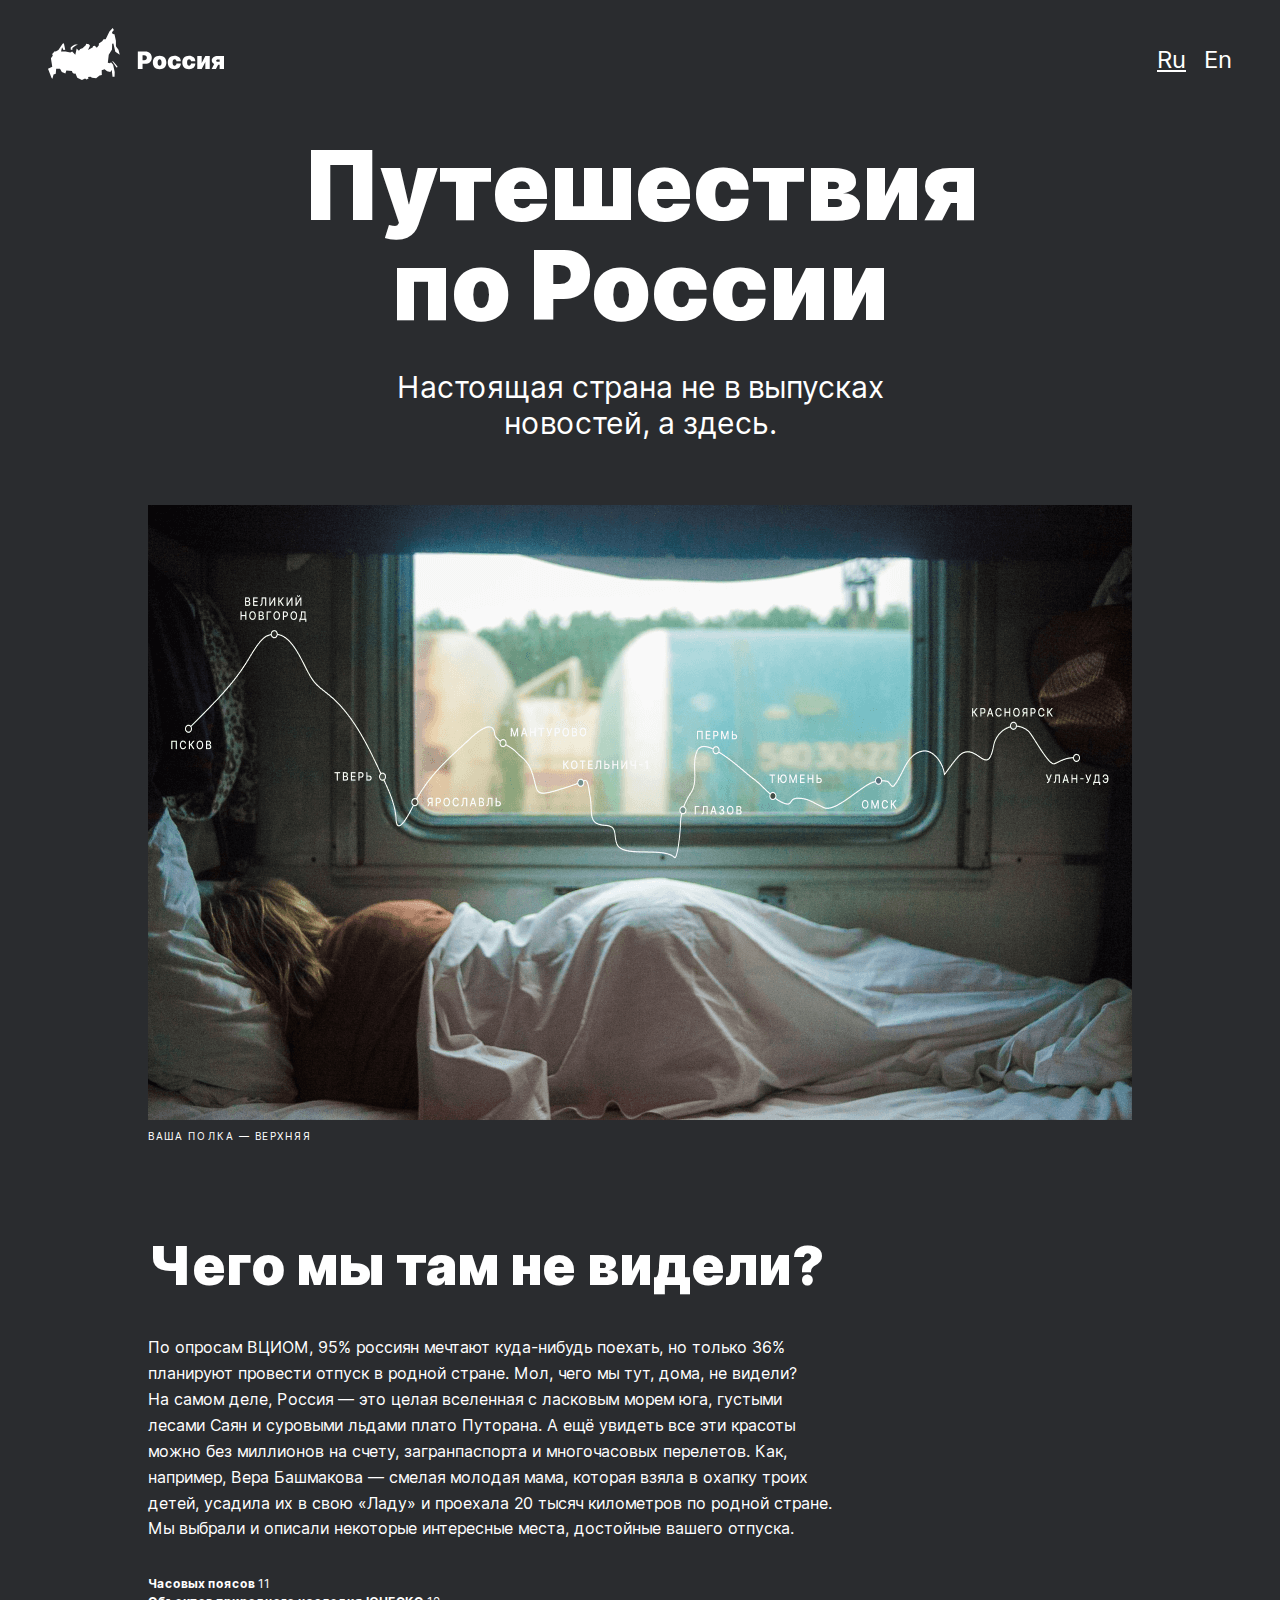
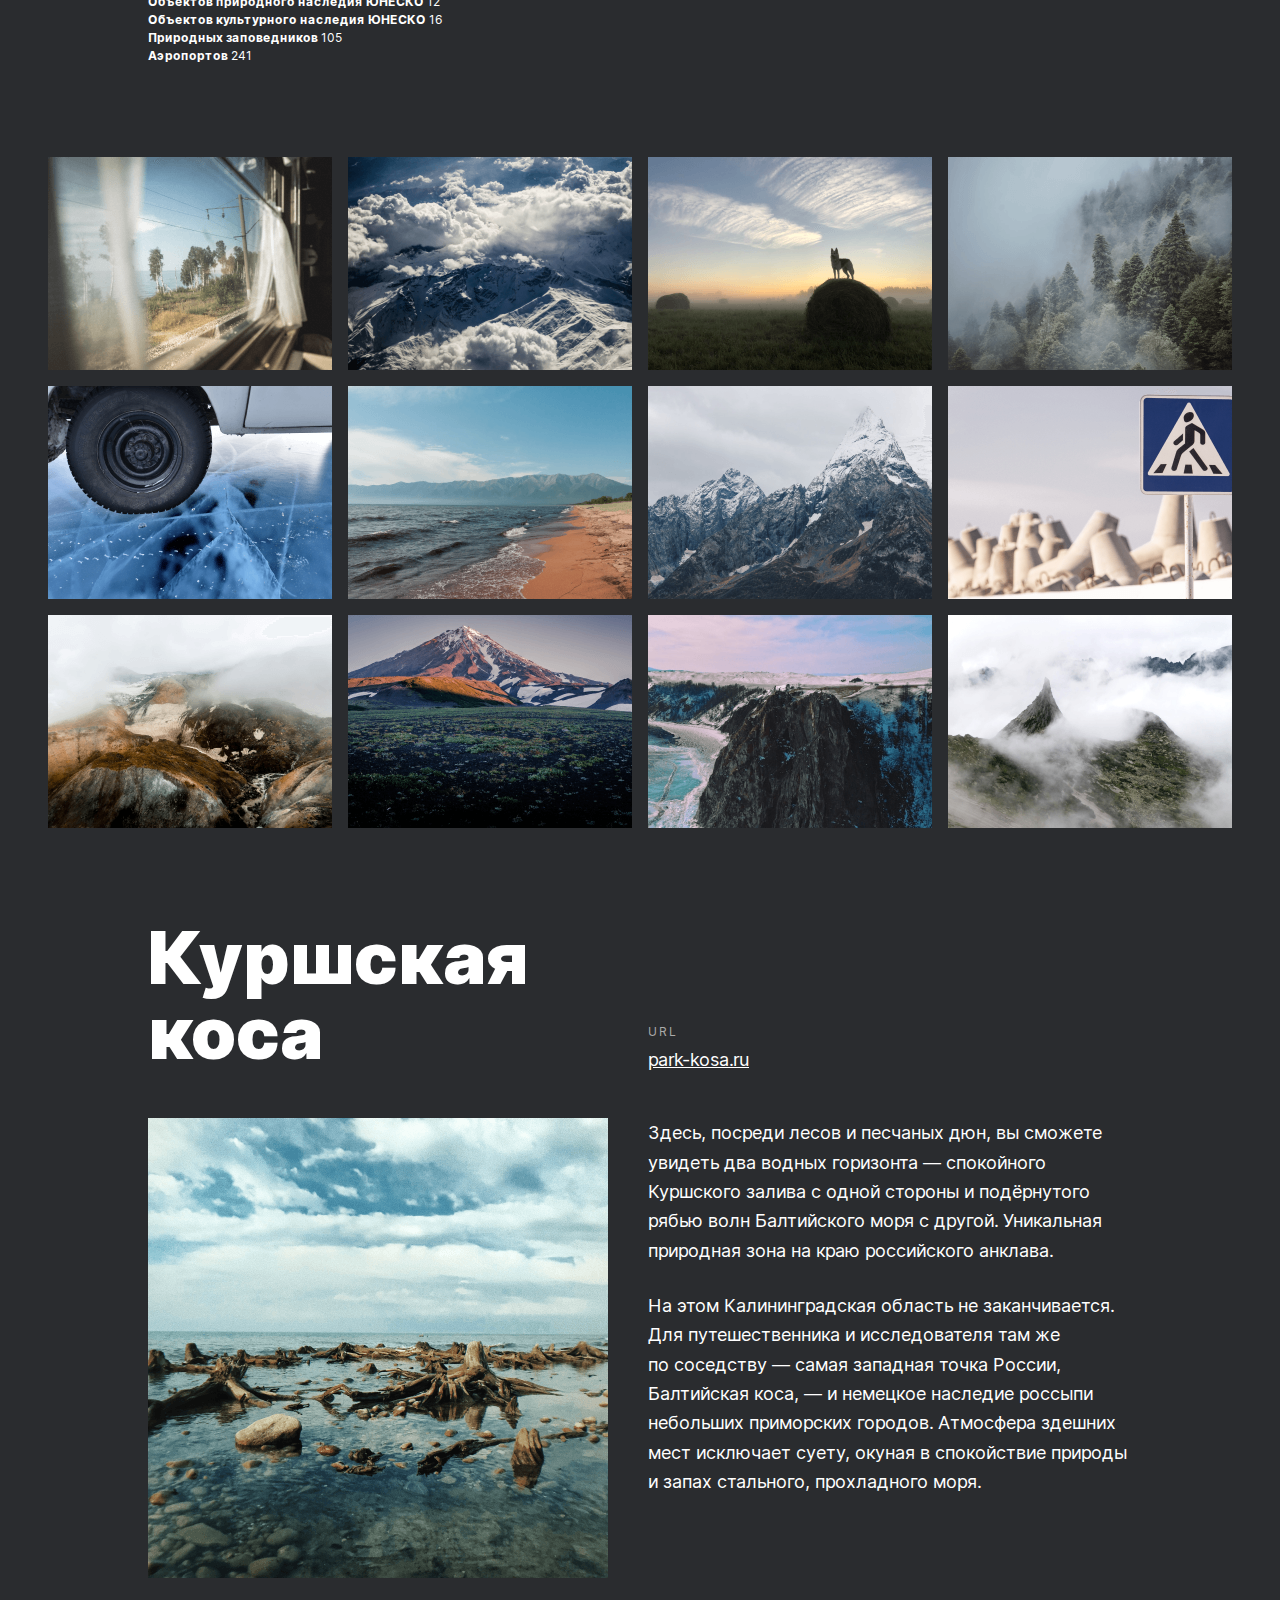
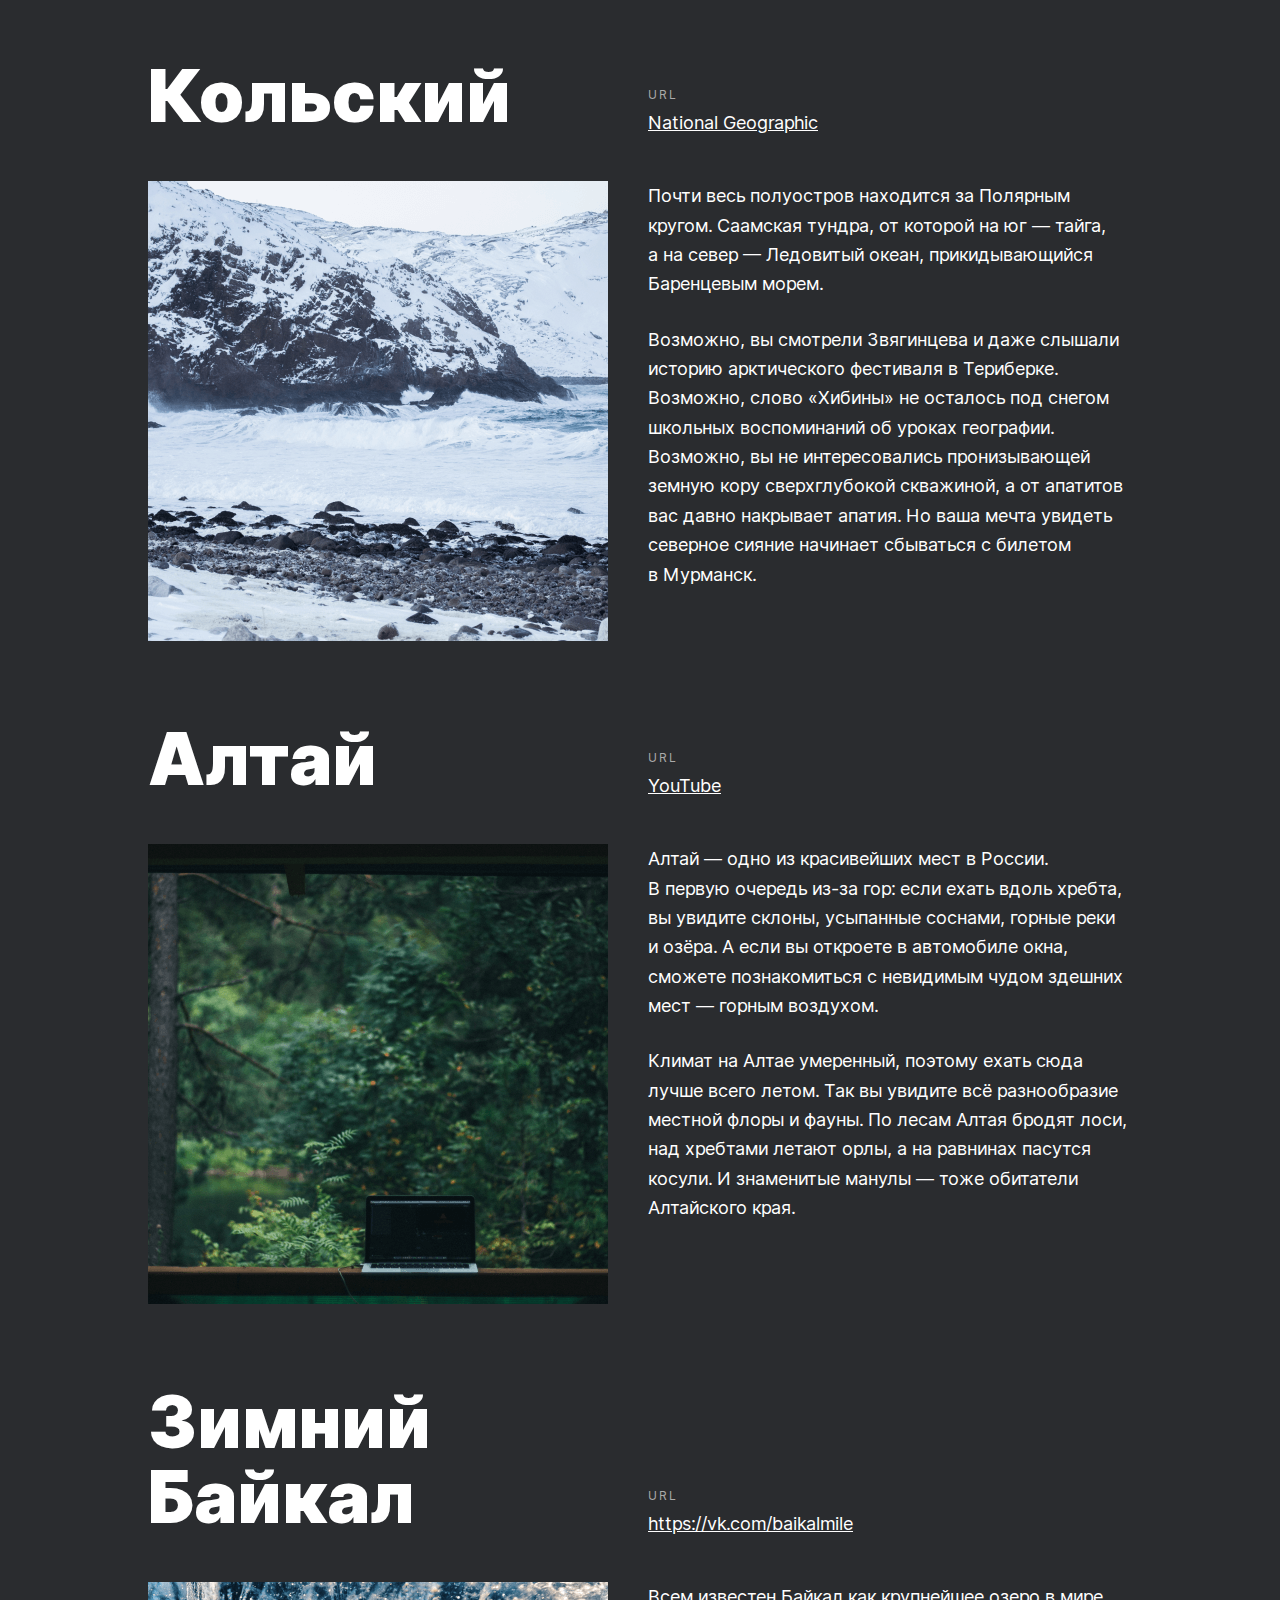
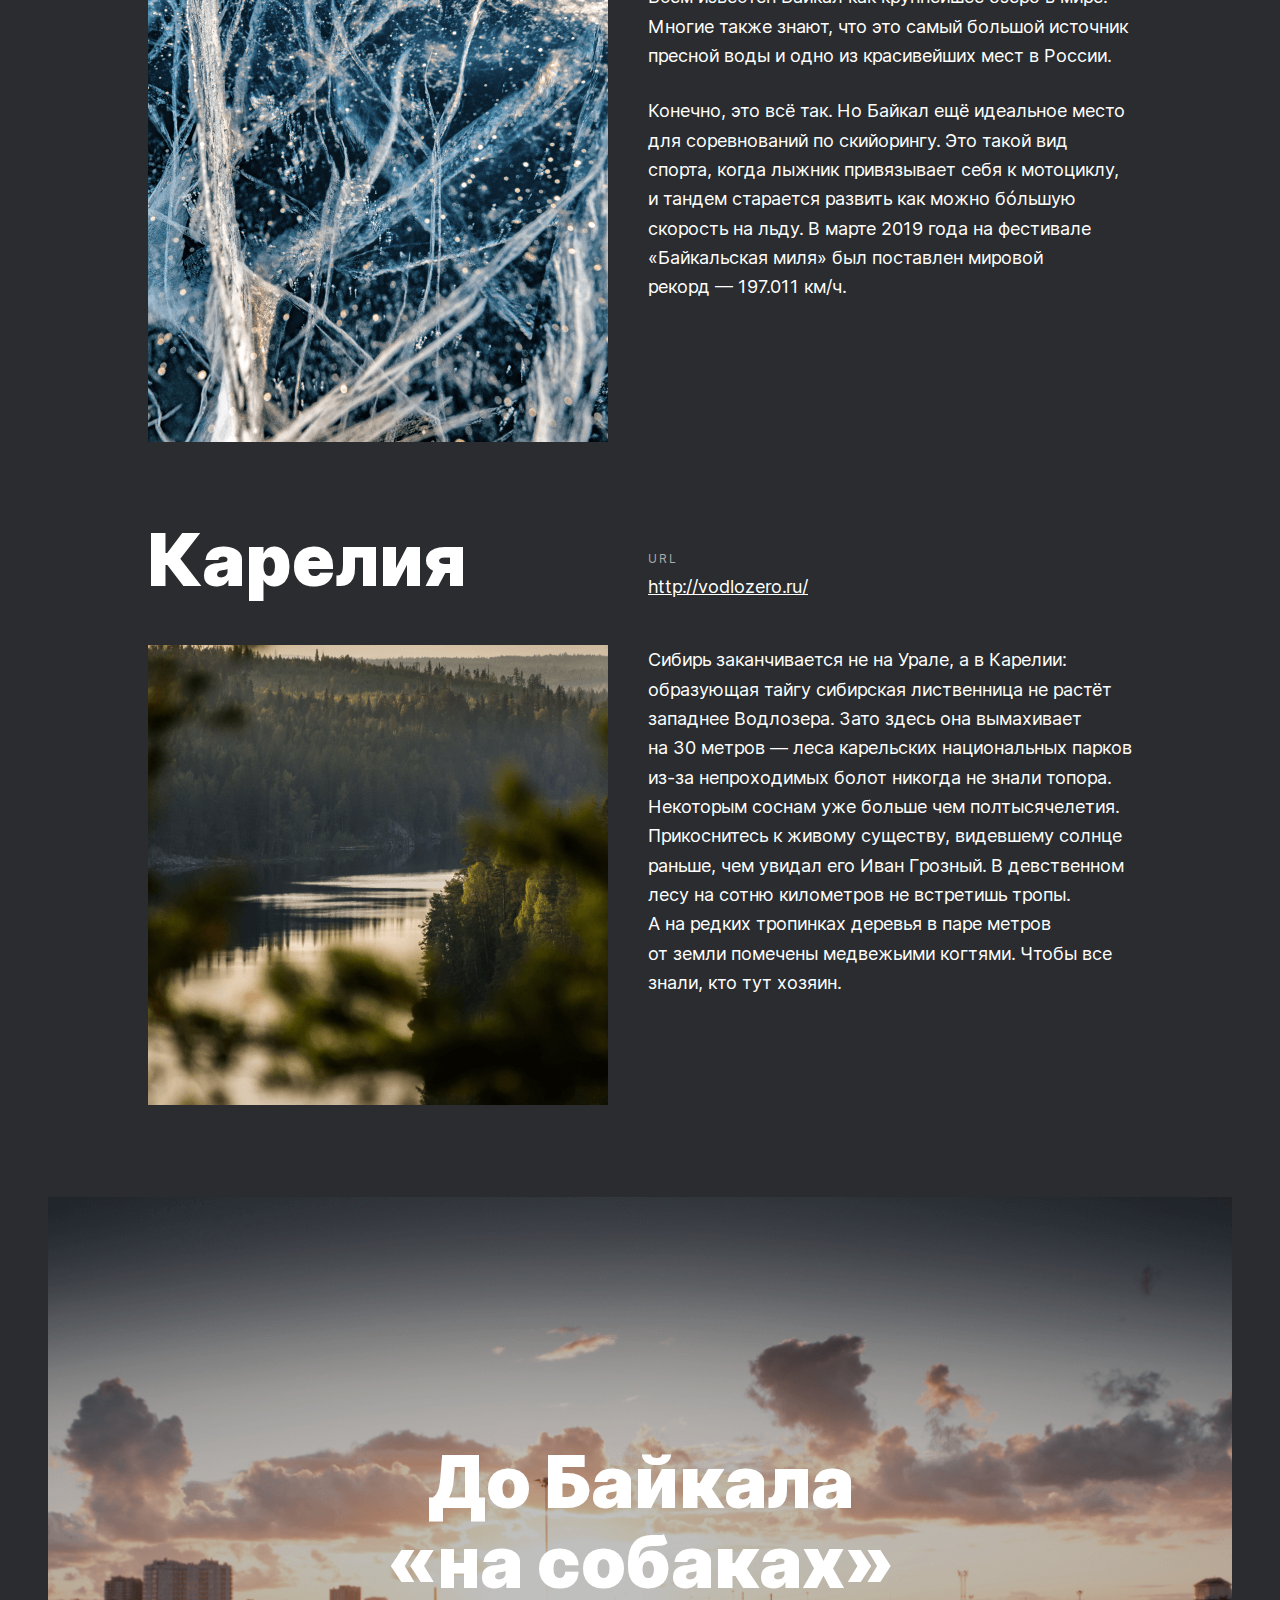
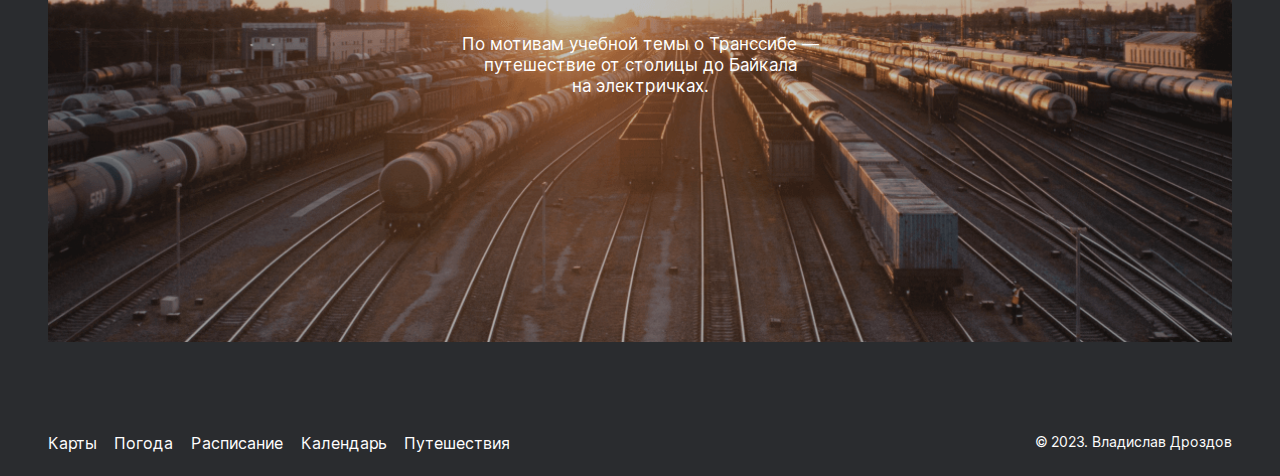
<file: index.html>
<!DOCTYPE html>
<html lang="ru">
<head>
  <meta charset="UTF-8">
  <meta http-equiv="X-UA-Compatible" content="IE=edge">
  <meta name="viewport" content="width=device-width, initial-scale=1.0">
  <title>russian-travel</title>
  <link rel="stylesheet" href="pages/index.css">
</head>
<body>
  <div class="page">
    <header class="header">
      <img class="logo logo_place_header" src="./image/__logo.svg" alt="Лого Россия">
      <div class="header__lang">
        <a href="#" class="header__link header__link_selected">Ru</a>
        <a href="#" class="header__link">En</a>
      </div>
    </header>
    <main class="content">
      <section class="lead">
        <h1 class="lead__title">Путешествия по&nbsp;России</h1>
        <p class="lead__subtitle">Настоящая страна не&nbsp;в&nbsp;выпусках новостей, а&nbsp;здесь.</p>
        <img class="lead__image" src="./image/lead__image.png" alt="Карта">
        <p class="lead__caption">ваша полка&nbsp;&mdash; верхняя</p>
      </section>
      <section class="intro">
        <h2 class="intro__title">Чего мы&nbsp;там не&nbsp;видели?</h2>
        <p class="intro__text">По&nbsp;опросам ВЦИОМ, 95% россиян мечтают куда-нибудь поехать, но&nbsp;только&nbsp;36% планируют провести отпуск в&nbsp;родной стране. Мол, чего мы&nbsp;тут, дома, не&nbsp;видели? На&nbsp;самом деле, Россия&nbsp;&mdash; это целая вселенная с&nbsp;ласковым морем юга, густыми лесами Саян и&nbsp;суровыми льдами плато Путорана. А&nbsp;ещё увидеть все эти красоты можно без миллионов на&nbsp;счету, загранпаспорта и&nbsp;многочасовых перелетов. Как, например, Вера Башмакова&nbsp;&mdash; смелая молодая мама, которая взяла в&nbsp;охапку троих детей, усадила их&nbsp;в&nbsp;свою &laquo;Ладу&raquo; и&nbsp;проехала 20&nbsp;тысяч километров по&nbsp;родной стране. Мы&nbsp;выбрали и&nbsp;описали некоторые интересные места, достойные вашего отпуска.</p>
        <ul class="intro__item">
          <li class="intro__list">Часовых поясов
            <span class="intro__number">11</span>
          </li>
          <li class="intro__list">Объектов природного наследия ЮНЕСКО
            <span class="intro__number">12</span>
          </li>
          <li class="intro__list">Объектов культурного наследия ЮНЕСКО
            <span class="intro__number">16</span>
          </li>
          <li class="intro__list">Природных заповедников
            <span class="intro__number">105</span>
          </li>
          <li class="intro__list">Аэропортов
            <span class="intro__number">241</span>
          </li>
        </ul>
      </section>
      <section class="photo-grid">
        <img class="photo-grid__item" src="./image/grid/1__item.png" alt="Окно вагона">
        <img class="photo-grid__item" src="./image/grid/2__item.png" alt="Горы">
        <img class="photo-grid__item" src="./image/grid/3__item.png" alt="Поле">
        <img class="photo-grid__item" src="./image/grid/4__item.png" alt="Зимний лес">
        <img class="photo-grid__item" src="./image/grid/5__item.png" alt="Байкал">
        <img class="photo-grid__item" src="./image/grid/6__item.png" alt="Озеро">
        <img class="photo-grid__item" src="./image/grid/7__item.png" alt="Вершина горы">
        <img class="photo-grid__item" src="./image/grid/8__item.png" alt="Волнорезы">
        <img class="photo-grid__item" src="./image/grid/9__item.png" alt="Туман">
        <img class="photo-grid__item" src="./image/grid/10__item.png" alt="Горный закат">
        <img class="photo-grid__item" src="./image/grid/11__item.png" alt="Природа России">
        <img class="photo-grid__item" src="./image/grid/12__item.png" alt="Горы в облаках">
      </section>
      <section>
        <ul class="places">
          <li class="place">
            <h2 class="place__title">Куршская коса</h2>
            <div class="place__website">
              <p class="place__url">URL</p>
              <a href="http://park-kosa.ru" class="place__link">park-kosa.ru</a>
            </div>
            <img class="place__image" src="./image/places/коса.png" alt="Куршская коса">
            <div class="place__paragraphs">
              <p class="place__paragraph">Здесь, посреди лесов и&nbsp;песчаных дюн, вы&nbsp;сможете увидеть два водных горизонта&nbsp;&mdash; спокойного Куршского залива с&nbsp;одной стороны и&nbsp;подёрнутого рябью волн Балтийского моря с&nbsp;другой. Уникальная природная зона на&nbsp;краю российского анклава.</p>
              <p class="place__paragraph">На&nbsp;этом Калининградская область не&nbsp;заканчивается. Для путешественника и&nbsp;исследователя там&nbsp;же по&nbsp;соседству&nbsp;&mdash; самая западная точка России, Балтийская коса,&nbsp;&mdash; и&nbsp;немецкое наследие россыпи небольших приморских городов. Атмосфера здешних мест исключает суету, окуная в&nbsp;спокойствие природы и&nbsp;запах стального, прохладного моря.</p>
            </div>
          </li>
          <li class="place">
            <h2 class="place__title">Кольский</h2>
            <div class="place__website">
              <p class="place__url">URL</p>
              <a href="https://yourshot.nationalgeographic.com/photos/?keywords=kolskiy" class="place__link">National Geographic</a>
            </div>
            <img class="place__image" src="./image/places/кольский.png" alt="Кольский">
            <div class="place__paragraphs">
              <p class="place__paragraph">Почти весь полуостров находится за&nbsp;Полярным кругом. Саамская тундра, от&nbsp;которой на&nbsp;юг&nbsp;&mdash;
              тайга, а&nbsp;на&nbsp;север&nbsp;&mdash; Ледовитый океан, прикидывающийся Баренцевым морем.</p>
              <p class="place__paragraph">Возможно, вы&nbsp;смотрели Звягинцева и&nbsp;даже слышали историю арктического фестиваля в&nbsp;Териберке. Возможно, слово &laquo;Хибины&raquo; не&nbsp;осталось под снегом школьных воспоминаний об&nbsp;уроках географии. Возможно, вы&nbsp;не&nbsp;интересовались пронизывающей земную кору сверхглубокой скважиной, а&nbsp;от&nbsp;апатитов вас давно накрывает апатия. Но&nbsp;ваша мечта увидеть северное сияние начинает сбываться с&nbsp;билетом
              в&nbsp;Мурманск.</p>
            </div>
          </li>
          <li class="place">
            <h2 class="place__title">Алтай</h2>
            <div class="place__website">
              <p class="place__url">URL</p>
              <a href="https://www.youtube.com/watch?v=7ZEsoV7kWAQ" class="place__link">YouTube</a>
            </div>
            <img class="place__image" src="./image/places/алтай.png" alt="Алтай">
            <div class="place__paragraphs">
              <p class="place__paragraph">Алтай&nbsp;&mdash; одно из&nbsp;красивейших мест в&nbsp;России. В&nbsp;первую очередь из-за гор: если ехать вдоль хребта, вы&nbsp;увидите склоны, усыпанные соснами, горные реки и&nbsp;озёра. А&nbsp;если вы&nbsp;откроете в&nbsp;автомобиле окна, сможете познакомиться с&nbsp;невидимым чудом здешних мест&nbsp;&mdash; горным воздухом.</p>
              <p class="place__paragraph">Климат на&nbsp;Алтае умеренный, поэтому ехать сюда лучше всего летом. Так вы&nbsp;увидите всё разнообразие местной флоры и&nbsp;фауны. По&nbsp;лесам Алтая бродят лоси, над хребтами летают орлы, а&nbsp;на&nbsp;равнинах пасутся косули. И&nbsp;знаменитые манулы&nbsp;&mdash; тоже обитатели Алтайского края.</p>
            </div>
          </li>
          <li class="place">
            <h2 class="place__title">Зимний Байкал</h2>
            <div class="place__website">
              <p class="place__url">URL</p>
              <a href="https://vk.com/baikalmile" class="place__link">https://vk.com/baikalmile</a>
            </div>
            <img class="place__image" src="./image/places/байкал.png" alt="Зимний Байкал">
            <div class="place__paragraphs">
              <p class="place__paragraph">Всем известен Байкал как крупнейшее озеро
              в&nbsp;мире. Многие также знают, что это самый большой источник пресной воды и&nbsp;одно из&nbsp;красивейших мест в&nbsp;России.</p>
              <p class="place__paragraph">Конечно, это всё так. Но&nbsp;Байкал ещё идеальное место для соревнований по&nbsp;скийорингу. Это такой вид спорта, когда лыжник привязывает себя
              к&nbsp;мотоциклу, и&nbsp;тандем старается развить как можно б&oacute;льшую скорость на&nbsp;льду. В&nbsp;марте 2019 года на&nbsp;фестивале &laquo;Байкальская миля&raquo; был поставлен мировой рекорд&nbsp;&mdash; 197.011&nbsp;км/ч.</p>
            </div>
          </li>
          <li class="place">
            <h2 class="place__title">Карелия</h2>
            <div class="place__website">
              <p class="place__url">URL</p>
              <a href="http://vodlozero.ru" class="place__link">http://vodlozero.ru/</a>
            </div>
            <img class="place__image" src="./image/places/карелия.png" alt="Карелия">
              <p class="place__paragraph">Сибирь заканчивается не&nbsp;на&nbsp;Урале, а&nbsp;в&nbsp;Карелии: образующая тайгу сибирская лиственница не&nbsp;растёт западнее Водлозера. Зато здесь она вымахивает на&nbsp;30&nbsp;метров&nbsp;&mdash; леса карельских национальных парков из-за непроходимых болот никогда не&nbsp;знали топора. Некоторым соснам уже больше чем полтысячелетия. Прикоснитесь к&nbsp;живому существу, видевшему солнце раньше, чем увидал его Иван Грозный.
              В&nbsp;девственном лесу на&nbsp;сотню километров не&nbsp;встретишь тропы. А&nbsp;на&nbsp;редких тропинках деревья
              в&nbsp;паре метров от&nbsp;земли помечены медвежьими когтями. Чтобы все знали, кто тут хозяин.</p>
          </li>
        </ul>
      </section>
      <section class="cover">
        <a class="cover__link-background" href="https://stampsy.com/na-elektrichkakh-do-baikala">
          <h2 class="cover__title">До&nbsp;Байкала &laquo;на&nbsp;собаках&raquo;</h2>
          <p class="cover__subtitle">По&nbsp;мотивам учебной темы о&nbsp;Транссибе&nbsp;&mdash; путешествие от&nbsp;столицы до&nbsp;Байкала на&nbsp;электричках.</p>
        </a>
      </section>
    </main>
    <footer class="footer">
      <nav class="footer__links">
        <a href="https://yandex.ru/maps" class="footer__link">Карты</a>
        <a href="https://yandex.ru/pogoda" class="footer__link">Погода</a>
        <a href="https://rasp.yandex.ru" class="footer__link">Расписание</a>
        <a href="https://calendar.yandex.ru" class="footer__link">Календарь</a>
        <a href="https://travel.yandex.ru" class="footer__link">Путешествия</a>
      </nav>
      <p class="footer__copyright">&copy;&nbsp;2023. Владислав Дроздов</p>
    </footer>
  </div>
</body>
</html>
</file>
<file: pages/index.css>
@import url(../vendor/fonts/inter.css);
@import url(../vendor/normalize.css);
@import url(../blocks/page/page.css);
@import url(../blocks/header/header.css);
@import url(../blocks/header/__lang/header__lang.css);
@import url(../blocks/header/__link/header__link.css);
@import url(../blocks/header/__link/_selected/header__link_selected.css);
@import url(../blocks/logo/logo.css);
@import url(../blocks/content/content.css);
@import url(../blocks/lead/lead.css);
@import url(../blocks/lead/__caption/lead__caption.css);
@import url(../blocks/lead/__title/lead__title.css);
@import url(../blocks/lead/__subtitle/lead__subtitle.css);
@import url(../blocks/lead/__image/lead__image.css);
@import url(../blocks/intro/intro.css);
@import url(../blocks/intro/__item/intro__item.css);
@import url(../blocks/intro/__title/intro__title.css);
@import url(../blocks/intro/__text/intro__text.css);
@import url(../blocks/intro/__list/intro__list.css);
@import url(../blocks/intro/__number/intro__number.css);
@import url(../blocks/photo-grid/photo-grid.css);
@import url(../blocks/photo-grid/__item/photo-grid__item.css);
@import url(../blocks/places/places.css);
@import url(../blocks/place/place.css);
@import url(../blocks/place/__title/place__title.css);
@import url(../blocks/place/__website/place__website.css);
@import url(../blocks/place/__link/place__link.css);
@import url(../blocks/place/__url/place__url.css);
@import url(../blocks/place/__paragraph/place__paragraph.css);
@import url(../blocks/place/__image/place__image.css);
@import url(../blocks/cover/cover.css);
@import url(../blocks/cover/__title/cover__title.css);
@import url(../blocks/cover/__subtitle/cover__subtitle.css);
@import url(../blocks/cover/__link-background/cover__link-background.css);
@import url(../blocks/footer/footer.css);
@import url(../blocks/footer/__links/footer__links.css);
@import url(../blocks/footer/__link/footer__link.css);
@import url(../blocks/footer/__copyright/footer__copyright.css);
</file>
